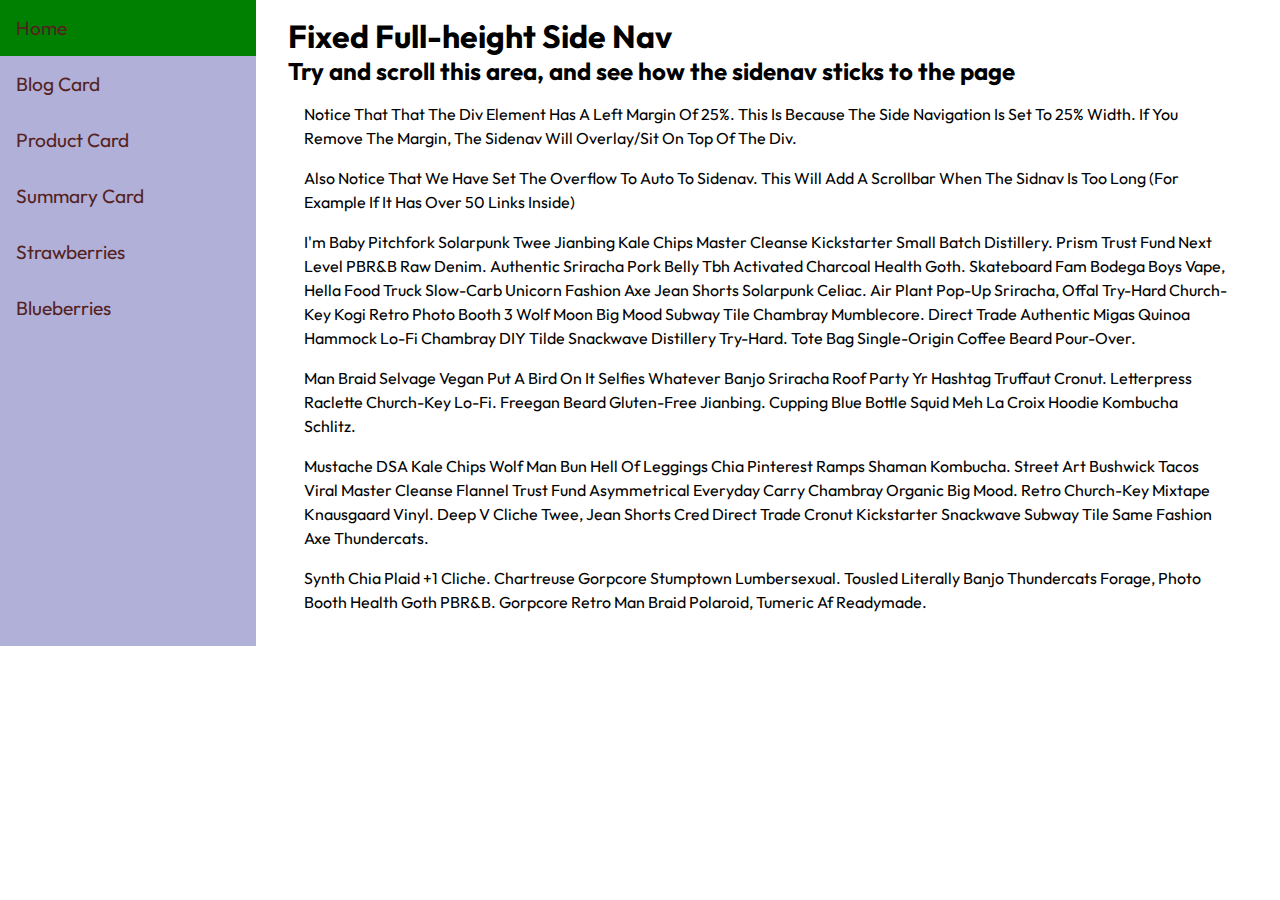
<file: index.html>
<!DOCTYPE html>
<html lang="en">
	<head>
		<meta charset="UTF-8" />
		<meta name="viewport" content="width=device-width, initial-scale=1.0" />
		<title>classwork</title>
		<link rel="stylesheet" href="index.css" />
	</head.>
	<body>
		<div class="major">

		<nav>
			<!-- I WANT TO MAKE THE HOME STICKY/FIXED SO THE NAV WILL BE AT SCROLLABLE BUT I FIND IT DIFFICULT TO ACHIEVE THAT -->
			<ul class="first">
				<li id="home">
					<a href="index.html">Home</a>
				</li>
			</ul>
			<ul>
				<li><a href="indexblog.html" target="_blank">Blog Card</a></li>
				<li><a href="indexproduct.html" target="_blank">Product Card</a></li>
				<li><a href="indexsum.html" target="_blank">Summary Card</a></li>
				<li><a href="#">Strawberries</a></li>
				<li><a href="#">Blueberries</a></li>
			</ul>
		</nav>

			<section>
				<h1>Fixed Full-height Side Nav</h1>
				<h2>
					Try and scroll this area, and see how the sidenav sticks to the page
				</h2>

				<p>
					Notice that that the div element has a left margin of 25%. This is
					because the side navigation is set to 25% width. If you remove the
					margin, the sidenav will overlay/sit on top of the div.
				</p>

				<p>
					Also notice that we have set the overflow to auto to sidenav. This will
					add a scrollbar when the sidnav is too long (for example if it has over
					50 links inside)
				</p>

				<p>
					I'm baby pitchfork solarpunk twee jianbing kale chips master cleanse
					kickstarter small batch distillery. Prism trust fund next level PBR&B
					raw denim. Authentic sriracha pork belly tbh activated charcoal health
					goth. Skateboard fam bodega boys vape, hella food truck slow-carb
					unicorn fashion axe jean shorts solarpunk celiac. Air plant pop-up
					sriracha, offal try-hard church-key kogi retro photo booth 3 wolf moon
					big mood subway tile chambray mumblecore. Direct trade authentic migas
					quinoa hammock lo-fi chambray DIY tilde snackwave distillery try-hard.
					Tote bag single-origin coffee beard pour-over.
				</p>

				<p>
					Man braid selvage vegan put a bird on it selfies whatever banjo sriracha
					roof party yr hashtag truffaut cronut. Letterpress raclette church-key
					lo-fi. Freegan beard gluten-free jianbing. Cupping blue bottle squid meh
					la croix hoodie kombucha schlitz.
				</p>

				<p>
					Mustache DSA kale chips wolf man bun hell of leggings chia pinterest
					ramps shaman kombucha. Street art bushwick tacos viral master cleanse
					flannel trust fund asymmetrical everyday carry chambray organic big
					mood. Retro church-key mixtape knausgaard vinyl. Deep v cliche twee,
					jean shorts cred direct trade cronut kickstarter snackwave subway tile
					same fashion axe thundercats.
				</p>

				<p>
					Synth chia plaid +1 cliche. Chartreuse gorpcore stumptown lumbersexual.
					Tousled literally banjo thundercats forage, photo booth health goth
					PBR&B. Gorpcore retro man braid polaroid, tumeric af readymade.
				</p>
			</section>

		</div>
	</body>
</html>
</file>
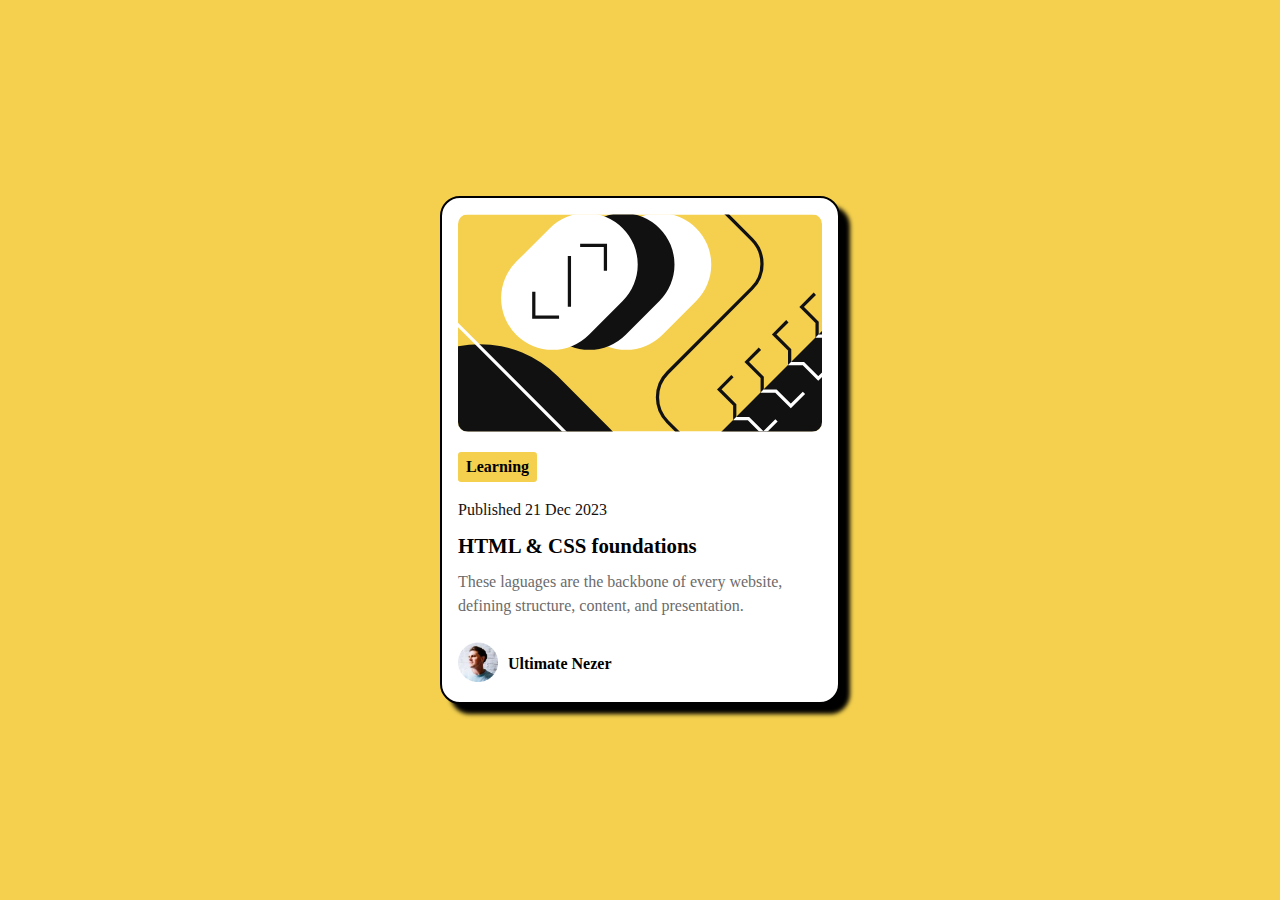
<file: indexblog.html>
<!DOCTYPE html>
<html lang="en">
	<head>
		<meta charset="UTF-8" />
		<meta name="viewport" content="width=device-width, initial-scale=1.0" />
		<title>Document</title>
		<link rel="stylesheet" href="blog.css" />
	</head>
	<body>
		<section class="wrap-container">
			<img
				class="article-image"
				src="assets/images/illustration-article.svg"
				alt="illustration-article"
			/>
			<div>
				<p>Learning</p>

				<p class="dec">Published 21 Dec 2023</p>

				<p class="html">HTML & CSS foundations</p>

				<p>
					These laguages are the backbone of every website, defining structure,
					content, and presentation.
				</p>
			</div>
			<footer>
				<img
					class="profile-image"
					src="assets/images/image-avatar.webp"
					alt=""
				/>
				<span>Ultimate Nezer</span>
			</footer>
		</section>
	</body>
</html>
</file>
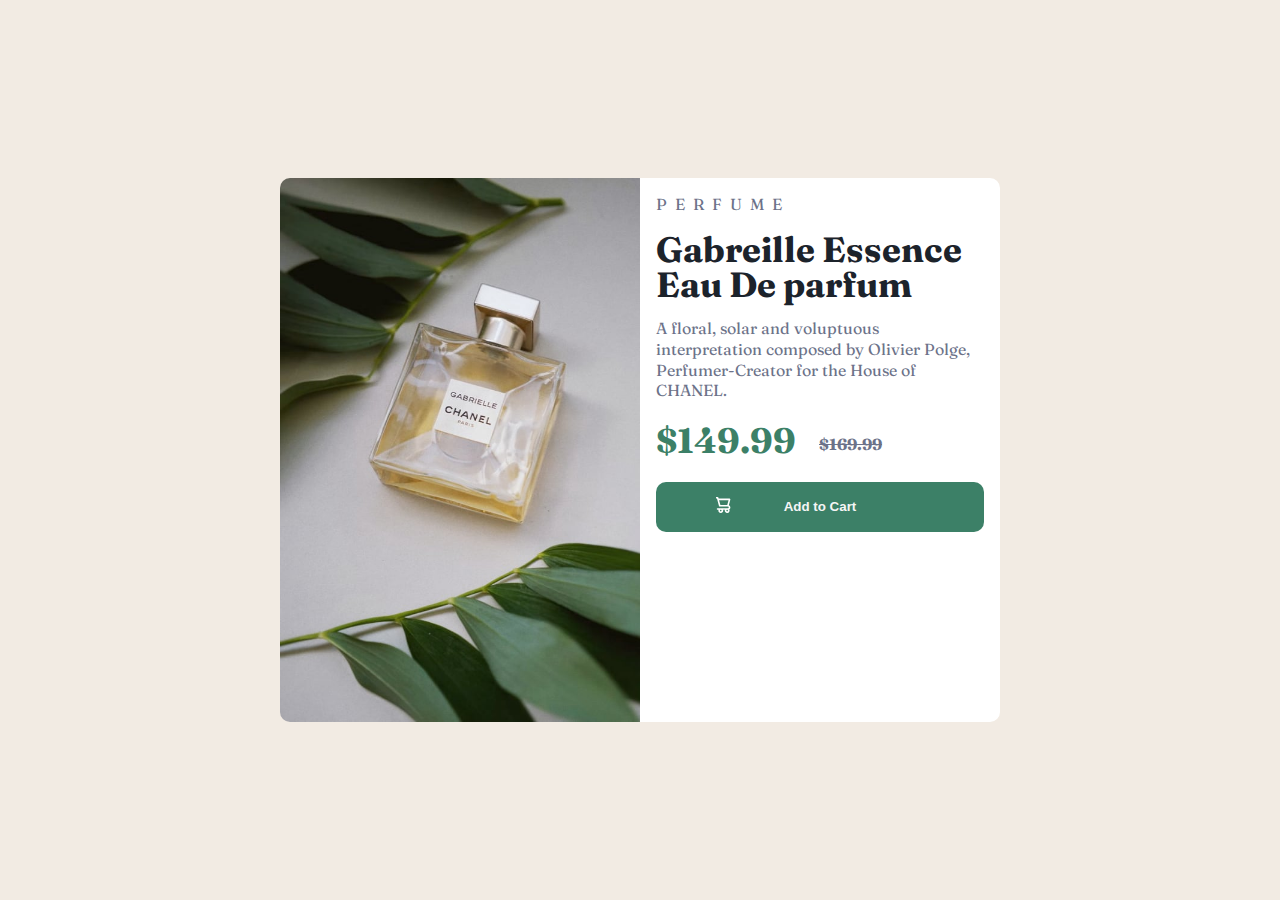
<file: indexproduct.html>
<!DOCTYPE html>
<html lang="en">
	<head>
		<meta charset="UTF-8" />
		<meta name="viewport" content="width=device-width, initial-scale=1.0" />
		<title>Document</title>
		<link rel="stylesheet" href="product.css" />
	</head>
	<body>
		<div class="wrap-container">
			<div class="div-one">
				<img
					class="image-product"
					src="images/image-product-desktop.jpg"
					alt=""
				/>
			</div>

			<main>
				<section class="container-one">
					<p>PERFUME</p>
					<h2>Gabreille Essence Eau De parfum</h2>
					<p>
						A floral, solar and voluptuous interpretation composed by Olivier
						Polge, Perfumer-Creator for the House of CHANEL.
					</p>
				</section>

				<section class="product-price">
					<h2>$149.99 <span>$169.99</span></h2>

					<div class="add-cart">
						<i>
							<img src="images/icon-cart.svg" alt="" />
						</i>
						<button>Add to Cart</button>
					</div>
				</section>
			</main>
		</div>
	</body>
</html>
</file>
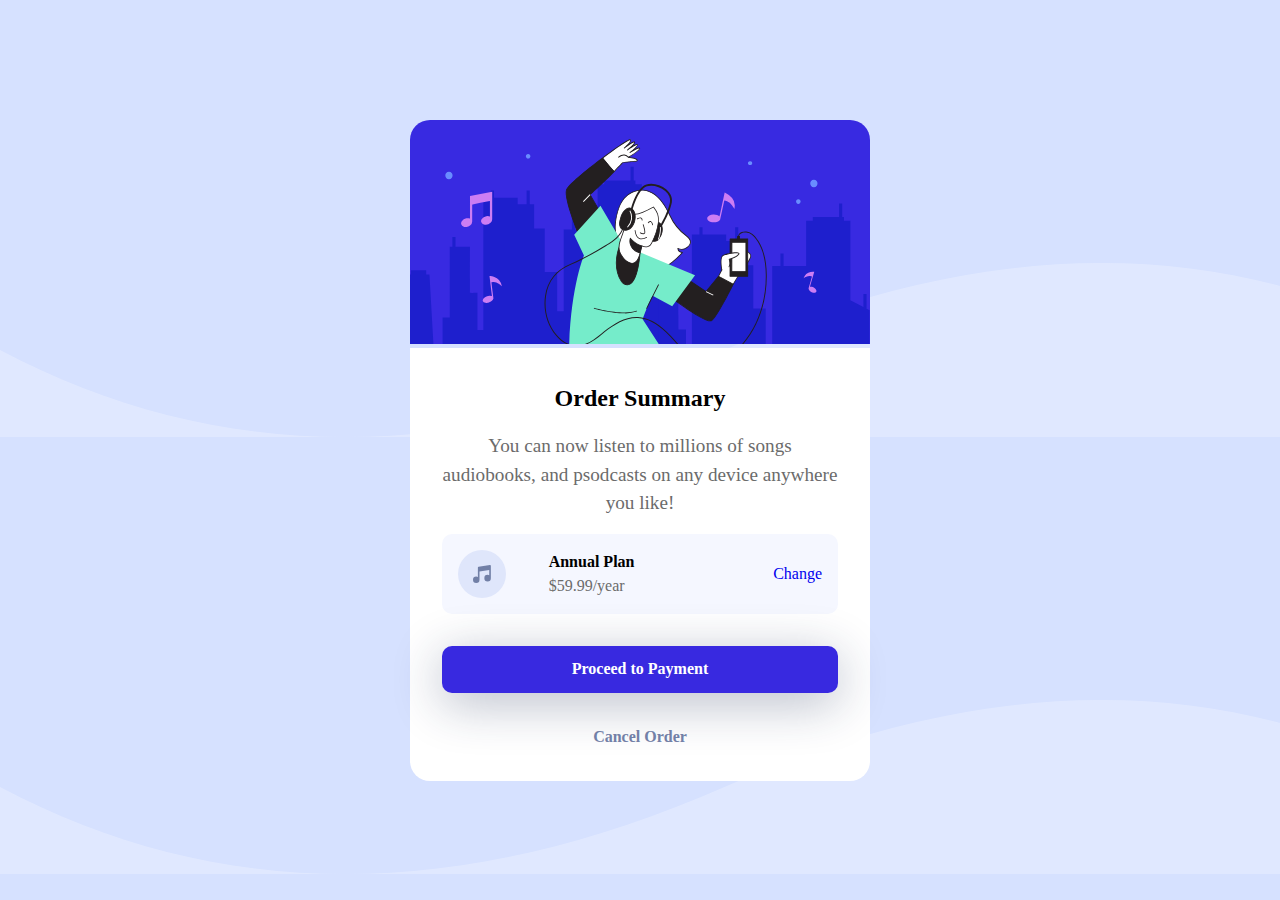
<file: indexsum.html>
<!DOCTYPE html>
<html lang="en">
	<head>
		<meta charset="UTF-8" />
		<meta name="viewport" content="width=device-width, initial-scale=1.0" />
		<title>Document</title>
		<link rel="stylesheet" href="summary.css" />
	</head>
	<body background="images/pattern-background-desktop.svg">
		<div class="wrap-container">
			<header>
				<img class="icon" src="images/illustration-hero.svg" alt="" />
			</header>
			<main>
				<section>
					<h2>Order Summary</h2>
					<p class="summary">
						You can now listen to millions of songs audiobooks, and psodcasts on
						any device anywhere you like!
					</p>
				</section>

				<section class="annual-plan">
					<img src="images/icon-music.svg" alt="" />
					<div class="second-div">
						<p>Annual Plan</p>
						<p>$59.99/year</p>
					</div>

					<a href="#">Change</a>
				</section>

				<ul>
					<li>
						<a href="#">Proceed to Payment</a>
					</li>
					<li>
						<a href="#" target="_blank">Cancel Order</a>
					</li>
				</ul>
			</main>
		</div>
	</body>
</html>
</file>
<file: index.css>
@import url("https://fonts.googleapis.com/css2?family=Outfit:wght@100..900&display=swap");

* {
	margin: 0;
	padding: 0;
	box-sizing: border-box;
}

body {
	font-family: "Outfit", serif;
	min-height: 100vh;
	width: 100%;
}

.major {
	display: flex;
}

nav {
	width: 20%;
	background-color: #b0b0d8;
	min-width: 200px;
}

section {
	background-color: #fff;
	padding: 1em 2em;
	width: 80%;
}
section p {
	margin: 1em 1em 1em 1em;
	line-height: 1.5;
	text-transform: capitalize;
}

ul li {
	list-style-type: none;
	padding: 1em;
}

a {
	text-decoration: none;
	color: #552121;
	font-size: 1.2rem;
}

li:hover {
	background-color: #cfb42c;
}

.first #home {
	background-color: green;
  position: sticky;
}
</file>
<file: blog.css>
* {
  margin: 0;
  padding: 0;
  box-sizing: border-box;
}

body {
  display: flex;  
  justify-content: center;
  align-items: center;
  min-height: 100vh;
  background-color: #f4d04e;
}

.wrap-container {
  border: 2px solid;
  background-color: #fff;
  width: 30vw;
  min-width: 400px;
  padding: 1em 1em 1em 1em;
  border-radius: 20px;
  box-shadow: 10px 10px 4px;
}

.article-image {
  width: 100%;
  border-radius: 10px;
}

div {
  line-height: 1.5;
}

div :first-child {
font-weight: bold;  margin-top: 1em;
  background-color: #f4d04e;
  display: inline-block;
  padding: 0.2em 0.5em;
  border-radius: 0.2em;
}

.dec {
  margin-top: 1em;
  color: #121212;
}

.html {
  font-weight: bold;
  font-size: 1.3rem;
  margin-top: 0.4em;
}
.html:hover {
  color: #f4d04e;
  cursor: pointer;
}

div :last-child {
  color: #6b6b6b;
  margin-top: 0.5em;
}
footer {
  margin-top: 1.5em;
  position: relative;
}

.profile-image {
  width: 40px;

}
span {
  position: absolute;
  bottom: 30%;
  left: 50px;
  font-weight: 700;

}
@media (max-width: 600px) {
  .wrap-container{
    width: 375px;
  }
}
</file>
<file: product.css>
@import url("https://fonts.googleapis.com/css2?family=Fraunces:ital,opsz,wght@0,9..144,100..900;1,9..144,100..900&family=Montserrat:ital,wght@0,100..900;1,100..900&display=swap");


* {
	margin: 0;
	padding: 0;
	box-sizing: border-box;
}

body {
	font-family: "Fraunces", serif;
	min-height: 100vh;
	display: flex;
	justify-content: center;
	align-items: center;
	background-color: #f2ebe3;
}

.wrap-container {
	display: grid;
	grid-template-columns: 1fr 1fr;
	width: 80vh;
	min-width: 300px;
}

main {
	padding: 1em;
	background-color: #fff;
	border-top-right-radius: 10px;
	border-bottom-right-radius: 10px;
}

.image-product {
	width: 100%;
	height: 100%;
	border-top-left-radius: 10px;
	border-bottom-left-radius: 10px;
}

.container-one p:first-child {
	color: #6c7289;
	letter-spacing: 0.5em;
}

.container-one h2 {
	color: hsl(212, 21%, 14%);
	font-size: 2.2rem;
	margin-top: 0.5em;
	line-height: 1em;
}

.container-one p:last-child {
	color: #6c7289;
	line-height: 1.3;
	margin-top: 1em;
}

.product-price h2 {
	font-size: 2.2rem;
	color: #3c8067;
	margin-top: 0.5em;
}
span {
	color: #6c7289;
	text-decoration: line-through;
	font-size: 1rem;
	padding-left: 1em;
	vertical-align: middle;
}

button {
	cursor: pointer;
	margin-top: 1.5em;
	background-color: #3c8067;
	color: whitesmoke;
	font-weight: bold;
	border: none;
	border-radius: 10px;
	height: 50px;
	width: 100%;
}

button:hover {
	background-color: #053e29;
}

.add-cart {
	position: relative;
}

.add-cart i {
	position: absolute;
	top: 50%;
	left: 60px;
}

@media (max-width: 600px) {
	.wrap-container {
		display: grid;
		grid-template-columns: 1fr;
		width: 300px;
	}

	.image-product {
		content: url(images/image-product-mobile.jpg);
		border-top-right-radius: 10px;
		border-bottom-left-radius: 0;
	}

	main {
		border-top-right-radius: 0;
		border-bottom-left-radius: 10px;
	}
}
</file>
<file: summary.css>
* {
	margin: 0;
	padding: 0;
	box-sizing: border-box;
}

body {
	display: flex;
	justify-content: center;
	align-items: center;
	background-color: #e0e8ff;
	min-height: 100vh;
}


main {
	background-color: #fff;
	width: 30vw;
	min-width: 460px;
	padding: 2em;
	line-height: 1.5;
	border-bottom-left-radius: 20px;
	border-bottom-right-radius: 20px;
}

.icon {
	width: 100%;
	border-top-left-radius: 20px;
	border-top-right-radius: 20px;
}

section h2 {
	text-align: center;
}
.summary {
font-size: 1.2rem;
text-align: center;	
color: #6b6b6b;
margin-top: 0.8em;
}

.annual-plan {
	padding: 1em;
	display: flex;
	align-items: center;
	justify-content: space-between;
	background-color: #f5f7ff;
	border-radius: 10px;
	margin-top: 1em;
	margin-bottom: 2em;
}
.second-div {
	margin-left: -6em;
}
section a:hover {
	text-decoration: none;
}

.second-div p:first-child {
	font-weight: bold;
}

.second-div p:last-child {
	color: #6b6b6b;
}

li,
a {
	text-decoration: none;
	list-style-type: none;
}

li:first-child {
	background-color: #3829e0;
	padding: 0.7em;
	width: inherit;
	text-align: center;
	border-radius: 10px;
	cursor: pointer;
	box-shadow: 0 10px 50px #1f2f5653;
}

li:first-child:hover {
	background-color: #575ac7eb;
	box-shadow: 0 10px 50px #1f2f5653;
}

a:first-child {
	color: #fff;
	font-weight: bold;
}

a[target] {
	color: hsl(224, 23%, 55%);
	font-weight: bold;
}

a[target]:hover {
	color: hsl(223, 47%, 23%);
}

li:last-child {
	margin-top: 2em;
	text-align: center;
}
</file>
